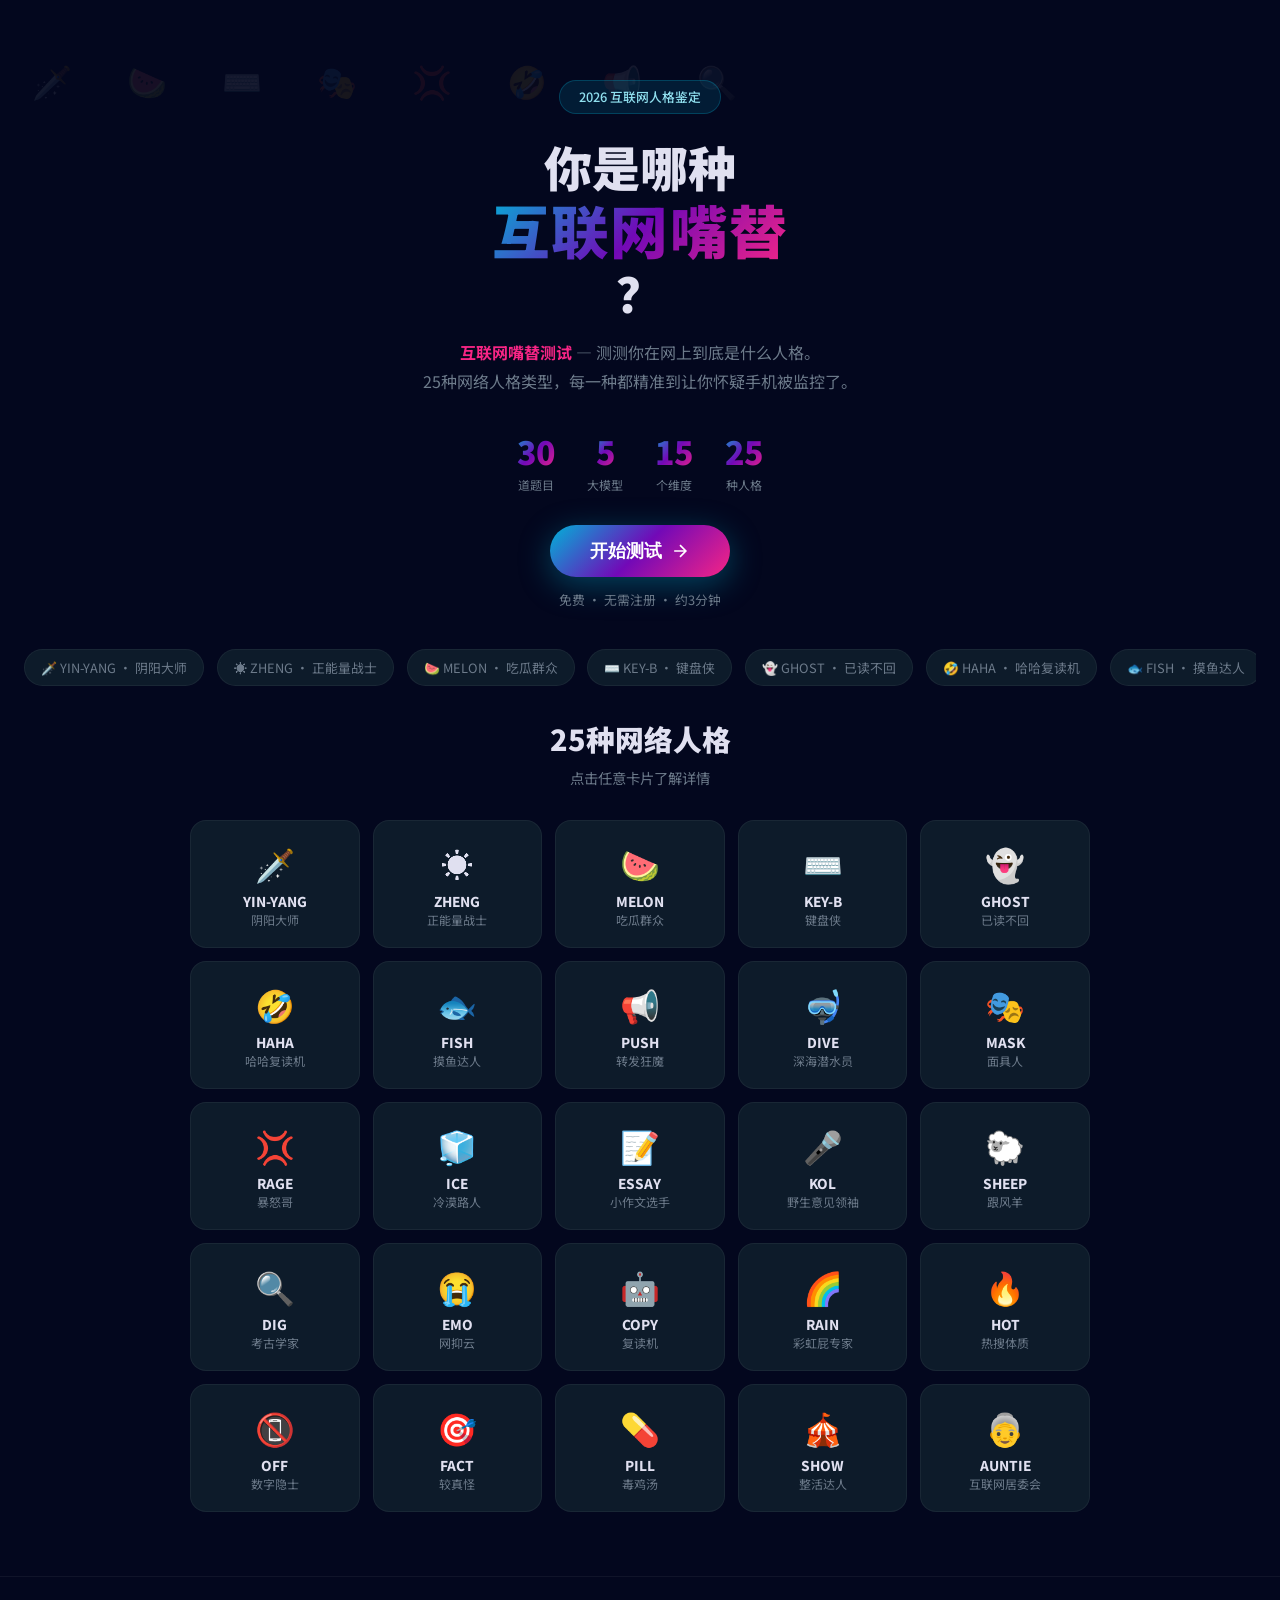
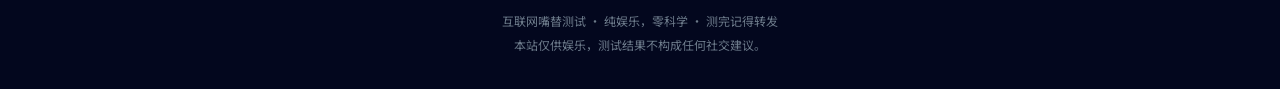
<file: mouthpiece/index.html>
<!DOCTYPE html>
<html lang="zh-CN">
<head>
  <meta charset="UTF-8">
  <meta name="viewport" content="width=device-width, initial-scale=1.0">
  <title>互联网嘴替测试 — 你是哪种网络人格？</title>
  <meta name="description" content="互联网嘴替测试：30道题测出你的网络人格类型。阴阳大师？键盘侠？吃瓜群众？还是已读不回？">
  <meta property="og:title" content="互联网嘴替测试 — 你是哪种网络人格？">
  <meta property="og:description" content="25种网络人格类型，30道互联网场景题，测测你在网上到底是什么人。">
  <link rel="preconnect" href="https://fonts.googleapis.com">
  <link href="https://fonts.googleapis.com/css2?family=Noto+Sans+SC:wght@400;500;700;900&display=swap" rel="stylesheet">
  <link rel="stylesheet" href="css/style.css">
</head>
<body>

  <!-- ===== Landing Page ===== -->
  <section id="landing" class="page active">
    <div class="floating-emojis" aria-hidden="true">🗡️ 🍉 ⌨️ 🎭 💢 🤣 📢 🔍</div>

    <div class="hero">
      <span class="badge">2026 互联网人格鉴定</span>
      <h1>你是哪种<br><span class="gradient-text">互联网嘴替</span><br>？</h1>
      <p class="subtitle">
        <strong class="accent">互联网嘴替测试</strong>
        — 测测你在网上到底是什么人格。<br>
        25种网络人格类型，每一种都精准到让你怀疑手机被监控了。
      </p>

      <div class="stats">
        <div class="stat"><span class="stat-num">30</span><span class="stat-label">道题目</span></div>
        <div class="stat"><span class="stat-num">5</span><span class="stat-label">大模型</span></div>
        <div class="stat"><span class="stat-num">15</span><span class="stat-label">个维度</span></div>
        <div class="stat"><span class="stat-num">25</span><span class="stat-label">种人格</span></div>
      </div>

      <button class="btn-primary" onclick="startQuiz()">开始测试 <svg width="20" height="20" viewBox="0 0 24 24" fill="none" stroke="currentColor" stroke-width="2"><path d="M5 12h14M12 5l7 7-7 7"/></svg></button>
      <span class="note">免费 · 无需注册 · 约3分钟</span>

      <div class="scroll-ticker" aria-hidden="true">
        <div class="ticker-track">
          <span>🗡️ YIN-YANG · 阴阳大师</span><span>☀️ ZHENG · 正能量战士</span>
          <span>🍉 MELON · 吃瓜群众</span><span>⌨️ KEY-B · 键盘侠</span>
          <span>👻 GHOST · 已读不回</span><span>🤣 HAHA · 哈哈复读机</span>
          <span>🐟 FISH · 摸鱼达人</span><span>📢 PUSH · 转发狂魔</span>
          <span>🤿 DIVE · 深海潜水员</span><span>🎭 MASK · 面具人</span>
          <span>💢 RAGE · 暴怒哥</span><span>🧊 ICE · 冷漠路人</span>
          <span>📝 ESSAY · 小作文选手</span><span>🎤 KOL · 野生意见领袖</span>
          <span>🗡️ YIN-YANG · 阴阳大师</span><span>☀️ ZHENG · 正能量战士</span>
          <span>🍉 MELON · 吃瓜群众</span><span>⌨️ KEY-B · 键盘侠</span>
          <span>👻 GHOST · 已读不回</span><span>🤣 HAHA · 哈哈复读机</span>
          <span>🐟 FISH · 摸鱼达人</span><span>📢 PUSH · 转发狂魔</span>
          <span>🤿 DIVE · 深海潜水员</span><span>🎭 MASK · 面具人</span>
          <span>💢 RAGE · 暴怒哥</span><span>🧊 ICE · 冷漠路人</span>
          <span>📝 ESSAY · 小作文选手</span><span>🎤 KOL · 野生意见领袖</span>
        </div>
      </div>
    </div>

    <div class="types-section">
      <h2>25种网络人格</h2>
      <p class="section-sub">点击任意卡片了解详情</p>
      <div class="types-grid" id="typesGrid"></div>
    </div>

    <footer>
      <p>互联网嘴替测试 · 纯娱乐，零科学 · 测完记得转发</p>
      <p class="footer-note">本站仅供娱乐，测试结果不构成任何社交建议。</p>
    </footer>
  </section>

  <!-- ===== Quiz Page ===== -->
  <section id="quiz" class="page">
    <div class="quiz-header">
      <button class="btn-back" onclick="goHome()"><svg width="20" height="20" viewBox="0 0 24 24" fill="none" stroke="currentColor" stroke-width="2"><path d="M19 12H5M12 19l-7-7 7-7"/></svg></button>
      <span id="progressText" class="progress-text">1 / 30</span>
    </div>
    <div class="progress-bar"><div class="progress-fill" id="progressFill"></div></div>

    <div id="questionArea" class="question-area">
      <span class="model-badge" id="questionModel"></span>
      <h2 id="questionText"></h2>
      <div id="optionsList" class="options-list"></div>
    </div>
  </section>

  <!-- ===== Loading Page ===== -->
  <section id="loading" class="page">
    <div class="loading-wrap">
      <div class="loading-emoji" id="loadingEmoji">🗡️</div>
      <div class="loading-spinner"></div>
      <p class="loading-text">正在分析你的网络人格...</p>
      <p class="loading-sub" id="loadingSub">扫描互联网DNA中...</p>
    </div>
  </section>

  <!-- ===== Result Page ===== -->
  <section id="result" class="page">
    <div class="result-card">
      <span class="result-label">你的网络人格类型</span>
      <div class="result-emoji" id="resultEmoji"></div>
      <h1 class="result-code" id="resultCode"></h1>
      <h2 class="result-name" id="resultName"></h2>
      <p class="result-tagline" id="resultTagline"></p>
      <div class="result-divider"></div>
      <p class="result-desc" id="resultDesc"></p>
      <div class="result-traits" id="resultTraits"></div>
    </div>

    <div class="dim-section">
      <h3>15维度分析</h3>
      <div class="dim-grid" id="dimGrid"></div>
    </div>

    <div class="result-actions">
      <button class="btn-share" onclick="shareResult()"><svg width="18" height="18" viewBox="0 0 24 24" fill="none" stroke="currentColor" stroke-width="2"><path d="M4 12v8a2 2 0 002 2h12a2 2 0 002-2v-8M16 6l-4-4-4 4M12 2v13"/></svg> 分享结果</button>
      <button class="btn-secondary" onclick="startQuiz()"><svg width="18" height="18" viewBox="0 0 24 24" fill="none" stroke="currentColor" stroke-width="2"><path d="M1 4v6h6M23 20v-6h-6"/><path d="M20.49 9A9 9 0 005.64 5.64L1 10m22 4l-4.64 4.36A9 9 0 013.51 15"/></svg> 重新测试</button>
      <button class="btn-ghost" onclick="goHome()"><svg width="18" height="18" viewBox="0 0 24 24" fill="none" stroke="currentColor" stroke-width="2"><path d="M3 9l9-7 9 7v11a2 2 0 01-2 2H5a2 2 0 01-2-2z"/></svg> 返回首页</button>
    </div>
  </section>

  <script src="js/types.js"></script>
  <script src="js/questions.js"></script>
  <script src="js/quiz.js"></script>
</body>
</html>
</file>
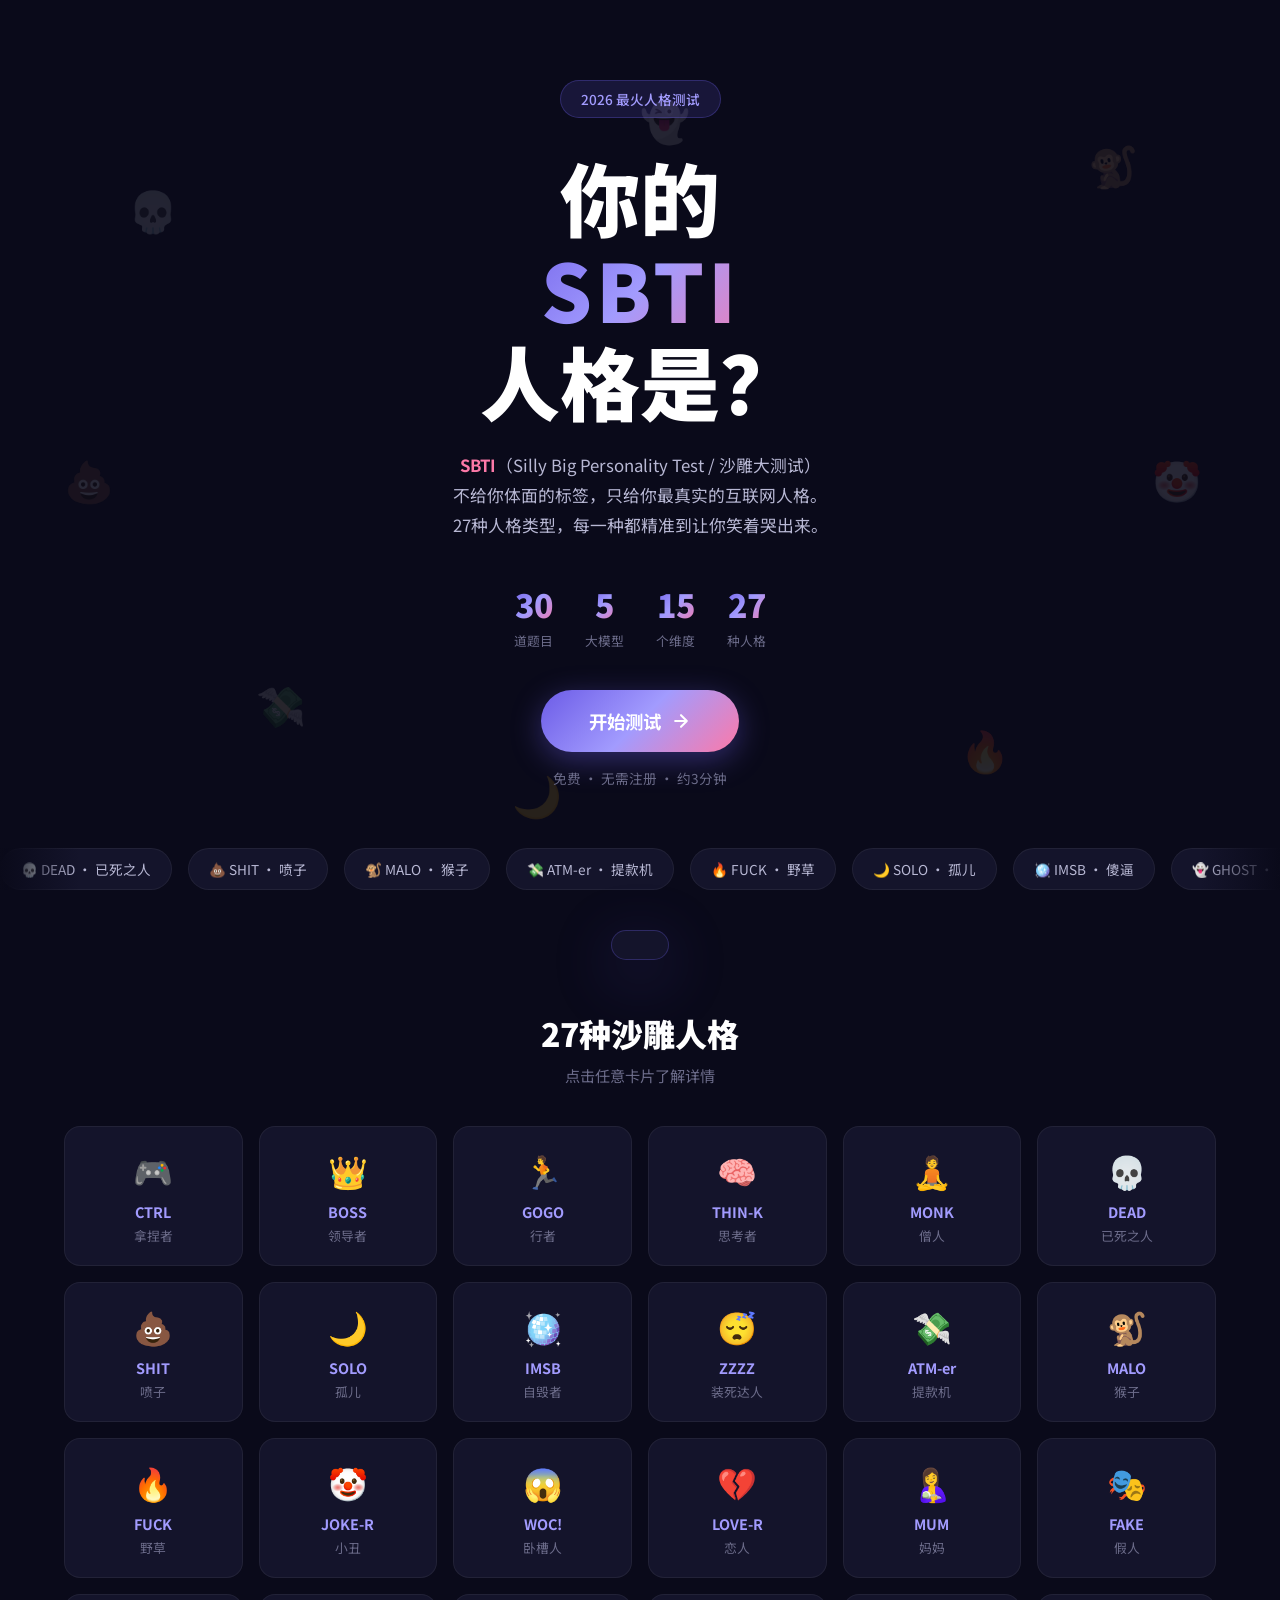
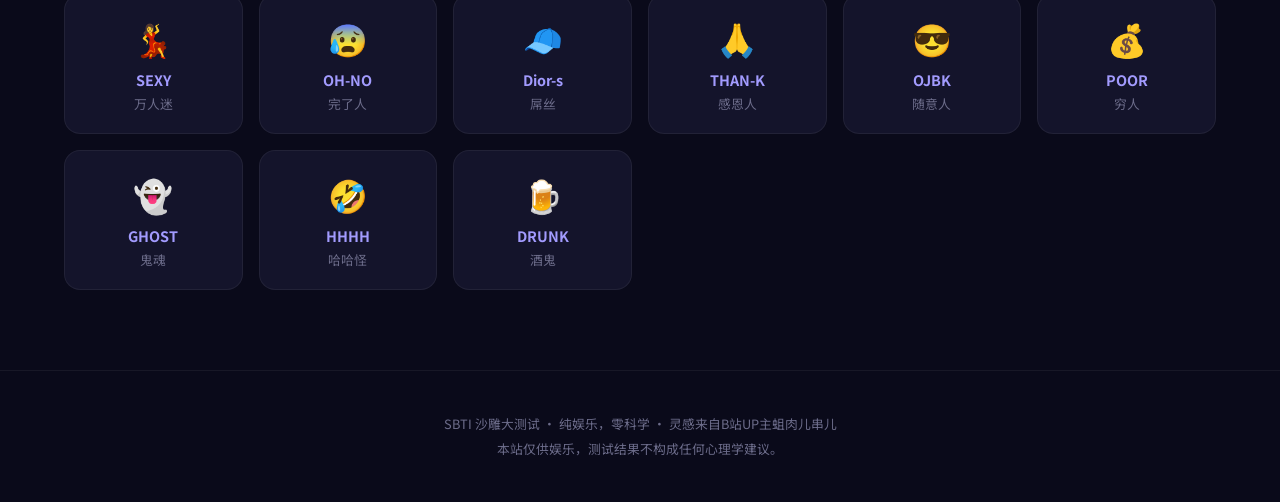
<file: sbti/index.html>
<!DOCTYPE html>
<html lang="zh-CN">
<head>
  <meta charset="UTF-8">
  <meta name="viewport" content="width=device-width, initial-scale=1.0">
  <title>SBTI 人格测试 — 沙雕大测试</title>
  <meta name="description" content="SBTI 沙雕大人格测试 — 2026年最火的人格测试！30道题，27种人格类型，60秒出结果。免费、无需注册。">
  <meta property="og:title" content="SBTI 人格测试 — 测测你是哪种沙雕人格">
  <meta property="og:description" content="27种人格类型，30道荒诞问题，找到你最真实的互联网人格。">
  <meta property="og:type" content="website">
  <link rel="preconnect" href="https://fonts.googleapis.com">
  <link rel="preconnect" href="https://fonts.gstatic.com" crossorigin>
  <link href="https://fonts.googleapis.com/css2?family=Noto+Sans+SC:wght@300;400;500;700;900&display=swap" rel="stylesheet">
  <link rel="stylesheet" href="css/style.css">
</head>
<body>
  <!-- ========== LANDING PAGE ========== -->
  <section id="landing" class="page active">
    <div class="landing-bg">
      <div class="floating-emoji" style="--delay:0s;--x:10%;--y:20%">💀</div>
      <div class="floating-emoji" style="--delay:1s;--x:85%;--y:15%">🐒</div>
      <div class="floating-emoji" style="--delay:2s;--x:20%;--y:75%">💸</div>
      <div class="floating-emoji" style="--delay:3s;--x:75%;--y:80%">🔥</div>
      <div class="floating-emoji" style="--delay:4s;--x:50%;--y:10%">👻</div>
      <div class="floating-emoji" style="--delay:5s;--x:90%;--y:50%">🤡</div>
      <div class="floating-emoji" style="--delay:6s;--x:5%;--y:50%">💩</div>
      <div class="floating-emoji" style="--delay:7s;--x:40%;--y:85%">🌙</div>
    </div>
    <div class="landing-content">
      <div class="badge">2026 最火人格测试</div>
      <h1 class="landing-title">
        <span class="title-line">你的</span>
        <span class="title-line gradient-text">SBTI</span>
        <span class="title-line">人格是？</span>
      </h1>
      <p class="landing-subtitle">
        <strong>SBTI</strong>（Silly Big Personality Test / 沙雕大测试）<br>
        不给你体面的标签，只给你最真实的互联网人格。<br>
        27种人格类型，每一种都精准到让你笑着哭出来。
      </p>
      <div class="stats-row">
        <div class="stat-item">
          <span class="stat-num">30</span>
          <span class="stat-label">道题目</span>
        </div>
        <div class="stat-item">
          <span class="stat-num">5</span>
          <span class="stat-label">大模型</span>
        </div>
        <div class="stat-item">
          <span class="stat-num">15</span>
          <span class="stat-label">个维度</span>
        </div>
        <div class="stat-item">
          <span class="stat-num">27</span>
          <span class="stat-label">种人格</span>
        </div>
      </div>
      <button class="btn-start" onclick="startQuiz()">
        开始测试
        <svg width="20" height="20" viewBox="0 0 24 24" fill="none" stroke="currentColor" stroke-width="2.5" stroke-linecap="round" stroke-linejoin="round"><path d="M5 12h14M12 5l7 7-7 7"/></svg>
      </button>
      <p class="landing-note">免费 · 无需注册 · 约3分钟</p>

      <div class="type-scroll">
        <div class="type-scroll-track">
          <span class="scroll-tag">💀 DEAD · 已死之人</span>
          <span class="scroll-tag">💩 SHIT · 喷子</span>
          <span class="scroll-tag">🐒 MALO · 猴子</span>
          <span class="scroll-tag">💸 ATM-er · 提款机</span>
          <span class="scroll-tag">🔥 FUCK · 野草</span>
          <span class="scroll-tag">🌙 SOLO · 孤儿</span>
          <span class="scroll-tag">🪩 IMSB · 傻逼</span>
          <span class="scroll-tag">👻 GHOST · 鬼魂</span>
          <span class="scroll-tag">🎮 CTRL · 拿捏者</span>
          <span class="scroll-tag">👑 BOSS · 领导者</span>
          <span class="scroll-tag">🤡 JOKE-R · 小丑</span>
          <span class="scroll-tag">💔 LOVE-R · 恋人</span>
          <span class="scroll-tag">😴 ZZZZ · 装死</span>
          <span class="scroll-tag">🧘 MONK · 僧人</span>
          <span class="scroll-tag">💀 DEAD · 已死之人</span>
          <span class="scroll-tag">💩 SHIT · 喷子</span>
          <span class="scroll-tag">🐒 MALO · 猴子</span>
          <span class="scroll-tag">💸 ATM-er · 提款机</span>
          <span class="scroll-tag">🔥 FUCK · 野草</span>
          <span class="scroll-tag">🌙 SOLO · 孤儿</span>
          <span class="scroll-tag">🪩 IMSB · 傻逼</span>
          <span class="scroll-tag">👻 GHOST · 鬼魂</span>
          <span class="scroll-tag">🎮 CTRL · 拿捏者</span>
          <span class="scroll-tag">👑 BOSS · 领导者</span>
          <span class="scroll-tag">🤡 JOKE-R · 小丑</span>
          <span class="scroll-tag">💔 LOVE-R · 恋人</span>
          <span class="scroll-tag">😴 ZZZZ · 装死</span>
          <span class="scroll-tag">🧘 MONK · 僧人</span>
        </div>
      </div>
    </div>

    <!-- Types Preview -->
    <div class="types-preview">
      <h2 class="section-title">27种沙雕人格</h2>
      <p class="section-sub">点击任意卡片了解详情</p>
      <div class="types-grid" id="typesGrid"></div>
    </div>

    <footer class="landing-footer">
      <p>SBTI 沙雕大测试 · 纯娱乐，零科学 · 灵感来自B站UP主蛆肉儿串儿</p>
      <p>本站仅供娱乐，测试结果不构成任何心理学建议。</p>
    </footer>
  </section>

  <!-- ========== QUIZ PAGE ========== -->
  <section id="quiz" class="page">
    <div class="quiz-container">
      <div class="quiz-header">
        <button class="btn-back" onclick="goHome()">
          <svg width="20" height="20" viewBox="0 0 24 24" fill="none" stroke="currentColor" stroke-width="2.5" stroke-linecap="round" stroke-linejoin="round"><path d="M19 12H5M12 19l-7-7 7-7"/></svg>
        </button>
        <div class="progress-info">
          <span id="progressText">1 / 30</span>
        </div>
      </div>
      <div class="progress-bar">
        <div class="progress-fill" id="progressFill"></div>
      </div>

      <div class="question-area" id="questionArea">
        <div class="question-model" id="questionModel"></div>
        <h2 class="question-text" id="questionText"></h2>
        <div class="options-list" id="optionsList"></div>
      </div>
    </div>
  </section>

  <!-- ========== LOADING PAGE ========== -->
  <section id="loading" class="page">
    <div class="loading-container">
      <div class="loading-spinner">
        <div class="spinner-ring"></div>
        <div class="spinner-emoji" id="loadingEmoji">🔮</div>
      </div>
      <h2 class="loading-text">正在分析你的沙雕人格...</h2>
      <p class="loading-sub" id="loadingSub">计算15个维度中...</p>
    </div>
  </section>

  <!-- ========== RESULT PAGE ========== -->
  <section id="result" class="page">
    <div class="result-container">
      <div class="result-card" id="resultCard">
        <div class="result-badge">你的SBTI人格类型</div>
        <div class="result-emoji" id="resultEmoji"></div>
        <h1 class="result-code" id="resultCode"></h1>
        <h2 class="result-name" id="resultName"></h2>
        <p class="result-tagline" id="resultTagline"></p>
        <div class="result-divider"></div>
        <p class="result-desc" id="resultDesc"></p>
        <div class="result-traits" id="resultTraits"></div>
      </div>

      <div class="dimension-section">
        <h3 class="dim-title">15维度分析</h3>
        <div class="dimension-grid" id="dimensionGrid"></div>
      </div>

      <div class="result-actions">
        <button class="btn-share" onclick="shareResult()">
          <svg width="18" height="18" viewBox="0 0 24 24" fill="none" stroke="currentColor" stroke-width="2" stroke-linecap="round" stroke-linejoin="round"><circle cx="18" cy="5" r="3"/><circle cx="6" cy="12" r="3"/><circle cx="18" cy="19" r="3"/><line x1="8.59" y1="13.51" x2="15.42" y2="17.49"/><line x1="15.41" y1="6.51" x2="8.59" y2="10.49"/></svg>
          分享结果
        </button>
        <button class="btn-retry" onclick="retakeQuiz()">
          <svg width="18" height="18" viewBox="0 0 24 24" fill="none" stroke="currentColor" stroke-width="2" stroke-linecap="round" stroke-linejoin="round"><polyline points="23 4 23 10 17 10"/><path d="M20.49 15a9 9 0 1 1-2.12-9.36L23 10"/></svg>
          重新测试
        </button>
        <button class="btn-home" onclick="goHome()">
          <svg width="18" height="18" viewBox="0 0 24 24" fill="none" stroke="currentColor" stroke-width="2" stroke-linecap="round" stroke-linejoin="round"><path d="M3 9l9-7 9 7v11a2 2 0 0 1-2 2H5a2 2 0 0 1-2-2z"/><polyline points="9 22 9 12 15 12 15 22"/></svg>
          返回首页
        </button>
      </div>
    </div>
  </section>

  <!-- Toast -->
  <div class="toast" id="toast"></div>

  <script src="js/types.js"></script>
  <script src="js/questions.js"></script>
  <script src="js/quiz.js"></script>
</body>
</html>
</file>
<file: mouthpiece/css/style.css>
/* ======================================
   互联网嘴替测试 — 样式表
   ====================================== */

:root {
  --primary: #00b4d8;
  --primary-light: #90e0ef;
  --accent: #f72585;
  --accent-light: #ff85b3;
  --bg-dark: #03071e;
  --bg-card: #0d1b2a;
  --text: #e0e0f0;
  --text-muted: #6c7a8a;
  --gradient: linear-gradient(135deg, #00b4d8 0%, #7209b7 50%, #f72585 100%);
  --radius: 16px;
  --shadow: 0 8px 32px rgba(0, 180, 216, 0.15);
}

* { margin: 0; padding: 0; box-sizing: border-box; }

html {
  scroll-behavior: smooth;
  -webkit-font-smoothing: antialiased;
}

body {
  font-family: 'Noto Sans SC', -apple-system, BlinkMacSystemFont, sans-serif;
  background: var(--bg-dark);
  color: var(--text);
  min-height: 100vh;
  overflow-x: hidden;
}

/* ── Page System ── */
.page { display: none; min-height: 100vh; }
.page.active { display: block; }

/* ── Gradient Text ── */
.gradient-text {
  background: var(--gradient);
  -webkit-background-clip: text;
  -webkit-text-fill-color: transparent;
  background-clip: text;
}

/* ── Accent ── */
.accent { color: var(--accent); font-weight: 700; }

/* ======================================
   Landing Page
   ====================================== */
.floating-emojis {
  position: absolute;
  top: 0; left: 0; right: 0;
  height: 100vh;
  pointer-events: none;
  overflow: hidden;
  font-size: 2rem;
  opacity: 0.08;
  word-spacing: 3rem;
  line-height: 3;
  padding: 2rem;
}

.hero {
  position: relative;
  display: flex;
  flex-direction: column;
  align-items: center;
  text-align: center;
  padding: 5rem 1.5rem 2rem;
}

.badge {
  display: inline-block;
  padding: 0.4rem 1.2rem;
  background: rgba(0, 180, 216, 0.12);
  border: 1px solid rgba(0, 180, 216, 0.25);
  border-radius: 100px;
  font-size: 0.8rem;
  font-weight: 500;
  color: var(--primary-light);
  margin-bottom: 1.5rem;
}

h1 {
  font-size: 3rem;
  font-weight: 900;
  line-height: 1.2;
  margin-bottom: 1rem;
}

h1 .gradient-text {
  font-size: 3.6rem;
  letter-spacing: 0.02em;
}

.subtitle {
  font-size: 1rem;
  line-height: 1.8;
  color: var(--text-muted);
  max-width: 480px;
  margin-bottom: 2rem;
}

/* Stats */
.stats {
  display: flex;
  gap: 2rem;
  margin-bottom: 2rem;
}

.stat { display: flex; flex-direction: column; align-items: center; }

.stat-num {
  font-size: 2rem;
  font-weight: 900;
  background: var(--gradient);
  -webkit-background-clip: text;
  -webkit-text-fill-color: transparent;
}

.stat-label { font-size: 0.75rem; color: var(--text-muted); margin-top: 2px; }

/* Buttons */
.btn-primary {
  display: inline-flex;
  align-items: center;
  gap: 0.5rem;
  padding: 0.9rem 2.5rem;
  background: var(--gradient);
  color: #fff;
  border: none;
  border-radius: 100px;
  font-size: 1.1rem;
  font-weight: 700;
  cursor: pointer;
  box-shadow: 0 8px 32px rgba(0, 180, 216, 0.35);
  transition: transform 0.2s, box-shadow 0.2s;
}

.btn-primary:hover {
  transform: translateY(-2px);
  box-shadow: 0 12px 40px rgba(0, 180, 216, 0.45);
}

.note {
  display: block;
  margin-top: 0.8rem;
  font-size: 0.8rem;
  color: var(--text-muted);
}

/* Ticker */
.scroll-ticker {
  width: 100%;
  overflow: hidden;
  margin-top: 2.5rem;
}

.ticker-track {
  display: flex;
  gap: 0.8rem;
  animation: tickerScroll 30s linear infinite;
  width: max-content;
}

.ticker-track span {
  white-space: nowrap;
  padding: 0.5rem 1rem;
  background: var(--bg-card);
  border: 1px solid rgba(255,255,255,0.05);
  border-radius: 100px;
  font-size: 0.8rem;
  color: var(--text-muted);
}

@keyframes tickerScroll {
  0% { transform: translateX(0); }
  100% { transform: translateX(-50%); }
}

/* Types Section */
.types-section {
  padding: 0 1.5rem 2rem;
}

.types-section h2 {
  text-align: center;
  font-size: 1.8rem;
  font-weight: 900;
  margin-bottom: 0.5rem;
}

.section-sub {
  text-align: center;
  color: var(--text-muted);
  font-size: 0.9rem;
  margin-bottom: 2rem;
}

.types-grid {
  display: grid;
  grid-template-columns: repeat(auto-fill, minmax(140px, 1fr));
  gap: 0.8rem;
  max-width: 900px;
  margin: 0 auto;
}

.type-card-mini {
  display: flex;
  flex-direction: column;
  align-items: center;
  justify-content: center;
  padding: 1.2rem 0.5rem;
  background: var(--bg-card);
  border: 1px solid rgba(255,255,255,0.05);
  border-radius: var(--radius);
  cursor: pointer;
  transition: all 0.25s;
}

.type-card-mini:hover {
  border-color: rgba(0, 180, 216, 0.3);
  transform: translateY(-4px);
  box-shadow: var(--shadow);
}

.tc-emoji { font-size: 2rem; margin-bottom: 0.3rem; }
.tc-code { font-size: 0.85rem; font-weight: 800; }
.tc-name { font-size: 0.75rem; color: var(--text-muted); }

/* Type Modal */
.type-modal-overlay {
  position: fixed;
  inset: 0;
  background: rgba(3, 7, 30, 0.85);
  backdrop-filter: blur(8px);
  display: flex;
  align-items: center;
  justify-content: center;
  z-index: 1000;
  padding: 1rem;
}

.type-modal {
  background: var(--bg-card);
  border: 1px solid rgba(255,255,255,0.08);
  border-radius: 24px;
  padding: 2.5rem;
  max-width: 500px;
  width: 100%;
  text-align: center;
  position: relative;
}

.modal-close {
  position: absolute;
  top: 1rem;
  right: 1.2rem;
  background: none;
  border: none;
  color: var(--text-muted);
  font-size: 1.5rem;
  cursor: pointer;
}

.tm-emoji { font-size: 3.5rem; }
.tm-code { font-size: 1.5rem; font-weight: 900; margin: 0.5rem 0 0.3rem; }
.tm-name { font-size: 0.95rem; color: var(--text-muted); font-weight: 600; }
.tm-tagline { color: var(--accent); font-style: italic; margin: 0.8rem 0; font-size: 0.9rem; }
.tm-desc { font-size: 0.9rem; line-height: 1.8; color: var(--text); text-align: left; }

/* Footer */
footer {
  text-align: center;
  padding: 2rem 1rem;
  border-top: 1px solid rgba(255,255,255,0.05);
  margin-top: 2rem;
}

footer p { font-size: 0.75rem; color: var(--text-muted); line-height: 2; }

/* ======================================
   Quiz Page
   ====================================== */
#quiz { padding: 1.5rem; }

.quiz-header {
  display: flex;
  justify-content: space-between;
  align-items: center;
  margin-bottom: 0.8rem;
}

.btn-back {
  display: flex;
  align-items: center;
  justify-content: center;
  width: 40px;
  height: 40px;
  background: rgba(255,255,255,0.06);
  border: none;
  border-radius: 50%;
  color: var(--text);
  cursor: pointer;
}

.progress-text { font-size: 0.9rem; color: var(--text-muted); font-weight: 600; }

.progress-bar {
  width: 100%;
  height: 4px;
  background: rgba(255,255,255,0.06);
  border-radius: 2px;
  overflow: hidden;
  margin-bottom: 2rem;
}

.progress-fill {
  height: 100%;
  background: var(--gradient);
  border-radius: 2px;
  transition: width 0.3s ease;
}

.model-badge {
  display: inline-block;
  padding: 0.3rem 1rem;
  background: rgba(0, 180, 216, 0.1);
  border: 1px solid rgba(0, 180, 216, 0.2);
  border-radius: 100px;
  font-size: 0.85rem;
  color: var(--primary-light);
  margin-bottom: 1rem;
}

#questionText {
  font-size: 1.5rem;
  font-weight: 800;
  line-height: 1.5;
  margin-bottom: 2rem;
}

.options-list { display: flex; flex-direction: column; gap: 0.8rem; }

.option-btn {
  display: flex;
  align-items: center;
  padding: 1rem 1.2rem;
  background: rgba(255,255,255,0.03);
  border: 1px solid rgba(255,255,255,0.06);
  border-radius: var(--radius);
  color: var(--text);
  font-size: 1rem;
  cursor: pointer;
  transition: all 0.2s;
  text-align: left;
  width: 100%;
  font-family: inherit;
}

.option-btn:hover {
  background: rgba(0, 180, 216, 0.08);
  border-color: rgba(0, 180, 216, 0.2);
}

.option-btn.selected {
  background: rgba(0, 180, 216, 0.12);
  border-color: rgba(0, 180, 216, 0.4);
}

.opt-letter {
  display: flex;
  align-items: center;
  justify-content: center;
  width: 32px;
  height: 32px;
  background: rgba(0, 180, 216, 0.12);
  border-radius: 50%;
  font-size: 0.8rem;
  font-weight: 700;
  color: var(--primary-light);
  margin-right: 1rem;
  flex-shrink: 0;
}

/* Question Transition */
.question-area { transition: transform 0.28s ease, opacity 0.28s ease; }
.question-area.slide-out { transform: translateX(-120%); opacity: 0; }
.question-area.slide-in { animation: slideIn 0.3s ease forwards; }
@keyframes slideIn { from { transform: translateX(120%); opacity: 0; } to { transform: translateX(0); opacity: 1; } }

/* ======================================
   Loading Page
   ====================================== */
.loading-wrap {
  display: flex;
  flex-direction: column;
  align-items: center;
  justify-content: center;
  min-height: 100vh;
  text-align: center;
  padding: 2rem;
}

.loading-emoji {
  font-size: 4rem;
  animation: bounceEmoji 0.6s ease infinite alternate;
}

@keyframes bounceEmoji { from { transform: translateY(0); } to { transform: translateY(-20px); } }

.loading-spinner {
  width: 48px;
  height: 48px;
  border: 3px solid rgba(255,255,255,0.08);
  border-top-color: var(--primary);
  border-radius: 50%;
  animation: spin 0.8s linear infinite;
  margin: 1.5rem 0;
}

@keyframes spin { to { transform: rotate(360deg); } }

.loading-text { font-size: 1.2rem; font-weight: 700; }
.loading-sub { color: var(--text-muted); margin-top: 0.5rem; font-size: 0.9rem; }

/* ======================================
   Result Page
   ====================================== */
#result { padding: 1.5rem; padding-bottom: 3rem; }

.result-card {
  display: flex;
  flex-direction: column;
  align-items: center;
  text-align: center;
  padding: 2.5rem 1.5rem;
  background: linear-gradient(180deg, rgba(0,180,216,0.08) 0%, rgba(247,37,133,0.04) 100%);
  border: 1px solid rgba(0,180,216,0.15);
  border-radius: 24px;
  margin-bottom: 2rem;
}

.result-label { font-size: 0.85rem; color: var(--text-muted); margin-bottom: 1rem; }
.result-emoji { font-size: 5rem; margin-bottom: 0.5rem; }

.result-code {
  font-size: 2.5rem;
  font-weight: 900;
  background: var(--gradient);
  -webkit-background-clip: text;
  -webkit-text-fill-color: transparent;
  letter-spacing: 0.03em;
}

.result-name { font-size: 1.2rem; font-weight: 700; margin: 0.3rem 0; }
.result-tagline { color: var(--accent); font-style: italic; font-size: 0.95rem; margin-bottom: 1.2rem; }

.result-divider {
  width: 50px;
  height: 3px;
  background: var(--gradient);
  border-radius: 2px;
  margin-bottom: 1.2rem;
}

.result-desc { font-size: 0.95rem; line-height: 1.8; text-align: left; color: var(--text); }

.result-traits {
  display: flex;
  flex-wrap: wrap;
  gap: 0.5rem;
  justify-content: center;
  margin-top: 1.2rem;
}

.trait-tag {
  padding: 0.3rem 0.8rem;
  background: rgba(0, 180, 216, 0.1);
  border: 1px solid rgba(0, 180, 216, 0.2);
  border-radius: 100px;
  font-size: 0.8rem;
  color: var(--primary-light);
}

/* Dimension Analysis */
.dim-section h3 {
  text-align: center;
  font-size: 1.3rem;
  font-weight: 800;
  margin-bottom: 1.2rem;
}

.dim-grid { display: grid; grid-template-columns: 1fr 1fr; gap: 0.6rem; }

.dim-item {
  display: flex;
  align-items: center;
  gap: 0.5rem;
  padding: 0.6rem 0.8rem;
  background: rgba(255,255,255,0.02);
  border-radius: 12px;
}

.dim-label { font-size: 0.75rem; color: var(--text-muted); width: 72px; flex-shrink: 0; }

.dim-bar {
  flex: 1;
  height: 8px;
  background: rgba(255,255,255,0.05);
  border-radius: 4px;
  overflow: hidden;
}

.dim-fill {
  height: 100%;
  background: var(--gradient);
  border-radius: 4px;
  transition: width 0.6s ease;
}

.dim-level { font-size: 0.75rem; font-weight: 700; width: 20px; text-align: right; }
.dim-level.low { color: var(--primary); }
.dim-level.mid { color: var(--primary-light); }
.dim-level.high { color: var(--accent); }

/* Result Actions */
.result-actions {
  display: flex;
  flex-direction: column;
  gap: 0.8rem;
  margin-top: 2rem;
}

.btn-share {
  display: inline-flex;
  align-items: center;
  justify-content: center;
  gap: 0.5rem;
  padding: 0.9rem 1.5rem;
  background: var(--gradient);
  color: #fff;
  border: none;
  border-radius: var(--radius);
  font-size: 1rem;
  font-weight: 600;
  cursor: pointer;
  font-family: inherit;
}

.btn-secondary {
  display: inline-flex;
  align-items: center;
  justify-content: center;
  gap: 0.5rem;
  padding: 0.9rem 1.5rem;
  background: rgba(255,255,255,0.05);
  color: var(--text);
  border: none;
  border-radius: var(--radius);
  font-size: 1rem;
  font-weight: 600;
  cursor: pointer;
  font-family: inherit;
}

.btn-ghost {
  display: inline-flex;
  align-items: center;
  justify-content: center;
  gap: 0.5rem;
  padding: 0.9rem 1.5rem;
  background: transparent;
  color: var(--text-muted);
  border: none;
  border-radius: var(--radius);
  font-size: 1rem;
  cursor: pointer;
  font-family: inherit;
}

/* ======================================
   Responsive
   ====================================== */
@media (max-width: 640px) {
  h1 { font-size: 2.2rem; }
  h1 .gradient-text { font-size: 2.8rem; }
  .stats { gap: 1.2rem; }
  .stat-num { font-size: 1.5rem; }
  .types-grid { grid-template-columns: repeat(3, 1fr); gap: 0.6rem; }
  .type-card-mini { padding: 0.8rem 0.3rem; }
  .tc-emoji { font-size: 1.5rem; }
  .tc-code { font-size: 0.75rem; }
  .tc-name { font-size: 0.65rem; }
  #questionText { font-size: 1.2rem; }
  .dim-grid { grid-template-columns: 1fr; }
  .type-modal { padding: 1.5rem; }
}

/* Scrollbar */
::-webkit-scrollbar { width: 6px; }
::-webkit-scrollbar-track { background: transparent; }
::-webkit-scrollbar-thumb { background: rgba(255,255,255,0.1); border-radius: 3px; }
</file>
<file: sbti/css/style.css>
/* ========== RESET & BASE ========== */
*, *::before, *::after {
  margin: 0;
  padding: 0;
  box-sizing: border-box;
}

:root {
  --primary: #6c5ce7;
  --primary-light: #a29bfe;
  --primary-dark: #4834d4;
  --accent: #fd79a8;
  --accent-light: #fab1c4;
  --bg-dark: #0a0a1a;
  --bg-card: #14142b;
  --bg-card-hover: #1e1e3f;
  --text-primary: #ffffff;
  --text-secondary: #b8b8d4;
  --text-muted: #6c6c8a;
  --gradient-1: linear-gradient(135deg, #6c5ce7 0%, #a29bfe 50%, #fd79a8 100%);
  --gradient-2: linear-gradient(135deg, #0a0a1a 0%, #1e1e3f 100%);
  --gradient-3: linear-gradient(135deg, #fd79a8 0%, #f8a5c2 50%, #ffeaa7 100%);
  --shadow: 0 8px 32px rgba(108, 92, 231, 0.15);
  --shadow-lg: 0 16px 64px rgba(108, 92, 231, 0.25);
  --radius: 16px;
  --radius-sm: 10px;
  --radius-lg: 24px;
  --transition: 0.3s cubic-bezier(0.4, 0, 0.2, 1);
}

html {
  scroll-behavior: smooth;
}

body {
  font-family: 'Noto Sans SC', -apple-system, BlinkMacSystemFont, 'Segoe UI', sans-serif;
  background: var(--bg-dark);
  color: var(--text-primary);
  min-height: 100vh;
  overflow-x: hidden;
  -webkit-font-smoothing: antialiased;
}

/* ========== PAGE SYSTEM ========== */
.page {
  display: none;
  min-height: 100vh;
}
.page.active {
  display: block;
}

/* ========== LANDING PAGE ========== */
#landing {
  position: relative;
}

.landing-bg {
  position: fixed;
  inset: 0;
  pointer-events: none;
  z-index: 0;
}

.floating-emoji {
  position: absolute;
  left: var(--x);
  top: var(--y);
  font-size: 2.5rem;
  opacity: 0.12;
  animation: floatEmoji 8s ease-in-out infinite;
  animation-delay: var(--delay);
}

@keyframes floatEmoji {
  0%, 100% { transform: translateY(0) rotate(0deg); }
  25% { transform: translateY(-30px) rotate(10deg); }
  50% { transform: translateY(-15px) rotate(-5deg); }
  75% { transform: translateY(-25px) rotate(8deg); }
}

.landing-content {
  position: relative;
  z-index: 1;
  display: flex;
  flex-direction: column;
  align-items: center;
  text-align: center;
  padding: 80px 24px 40px;
  max-width: 800px;
  margin: 0 auto;
}

.badge {
  display: inline-flex;
  align-items: center;
  gap: 6px;
  padding: 8px 20px;
  background: rgba(108, 92, 231, 0.15);
  border: 1px solid rgba(108, 92, 231, 0.3);
  border-radius: 100px;
  font-size: 0.85rem;
  font-weight: 500;
  color: var(--primary-light);
  margin-bottom: 32px;
  animation: fadeInDown 0.6s ease-out;
}

.landing-title {
  font-size: clamp(2.5rem, 8vw, 5rem);
  font-weight: 900;
  line-height: 1.15;
  margin-bottom: 24px;
  animation: fadeInUp 0.8s ease-out;
}

.title-line {
  display: block;
}

.gradient-text {
  background: var(--gradient-1);
  -webkit-background-clip: text;
  -webkit-text-fill-color: transparent;
  background-clip: text;
  letter-spacing: 0.05em;
}

.landing-subtitle {
  font-size: 1.05rem;
  line-height: 1.8;
  color: var(--text-secondary);
  max-width: 540px;
  margin-bottom: 40px;
  animation: fadeInUp 1s ease-out;
}

.landing-subtitle strong {
  color: var(--accent);
}

.stats-row {
  display: flex;
  gap: 32px;
  margin-bottom: 40px;
  animation: fadeInUp 1.1s ease-out;
}

.stat-item {
  display: flex;
  flex-direction: column;
  align-items: center;
}

.stat-num {
  font-size: 2rem;
  font-weight: 900;
  background: var(--gradient-1);
  -webkit-background-clip: text;
  -webkit-text-fill-color: transparent;
  background-clip: text;
}

.stat-label {
  font-size: 0.8rem;
  color: var(--text-muted);
  margin-top: 4px;
}

.btn-start {
  display: inline-flex;
  align-items: center;
  gap: 10px;
  padding: 18px 48px;
  font-size: 1.15rem;
  font-weight: 700;
  color: #fff;
  background: var(--gradient-1);
  border: none;
  border-radius: 100px;
  cursor: pointer;
  transition: var(--transition);
  box-shadow: 0 8px 30px rgba(108, 92, 231, 0.4);
  animation: fadeInUp 1.2s ease-out, pulse 2s ease-in-out infinite 2s;
  font-family: inherit;
}

.btn-start:hover {
  transform: translateY(-3px) scale(1.03);
  box-shadow: 0 12px 40px rgba(108, 92, 231, 0.5);
}

.btn-start:active {
  transform: translateY(0) scale(0.98);
}

@keyframes pulse {
  0%, 100% { box-shadow: 0 8px 30px rgba(108, 92, 231, 0.4); }
  50% { box-shadow: 0 8px 50px rgba(108, 92, 231, 0.6); }
}

.landing-note {
  font-size: 0.85rem;
  color: var(--text-muted);
  margin-top: 16px;
  animation: fadeInUp 1.3s ease-out;
}

/* Type scroll ticker */
.type-scroll {
  width: 100vw;
  overflow: hidden;
  margin: 60px 0 40px;
  position: relative;
}

.type-scroll::before,
.type-scroll::after {
  content: '';
  position: absolute;
  top: 0;
  bottom: 0;
  width: 80px;
  z-index: 2;
  pointer-events: none;
}

.type-scroll::before {
  left: 0;
  background: linear-gradient(to right, var(--bg-dark), transparent);
}

.type-scroll::after {
  right: 0;
  background: linear-gradient(to left, var(--bg-dark), transparent);
}

.type-scroll-track {
  display: flex;
  gap: 16px;
  animation: scrollTicker 30s linear infinite;
  width: max-content;
}

.scroll-tag {
  flex-shrink: 0;
  padding: 10px 20px;
  background: var(--bg-card);
  border: 1px solid rgba(255,255,255,0.06);
  border-radius: 100px;
  font-size: 0.85rem;
  color: var(--text-secondary);
  white-space: nowrap;
}

@keyframes scrollTicker {
  0% { transform: translateX(0); }
  100% { transform: translateX(-50%); }
}

/* Types Preview Grid */
.types-preview {
  position: relative;
  z-index: 1;
  max-width: 1200px;
  margin: 0 auto;
  padding: 40px 24px 80px;
}

.section-title {
  text-align: center;
  font-size: 2rem;
  font-weight: 900;
  margin-bottom: 8px;
}

.section-sub {
  text-align: center;
  color: var(--text-muted);
  font-size: 0.95rem;
  margin-bottom: 40px;
}

.types-grid {
  display: grid;
  grid-template-columns: repeat(auto-fill, minmax(160px, 1fr));
  gap: 16px;
}

.type-card-mini {
  background: var(--bg-card);
  border: 1px solid rgba(255,255,255,0.06);
  border-radius: var(--radius);
  padding: 20px 16px;
  text-align: center;
  cursor: pointer;
  transition: var(--transition);
  position: relative;
  overflow: hidden;
}

.type-card-mini::before {
  content: '';
  position: absolute;
  inset: 0;
  background: var(--gradient-1);
  opacity: 0;
  transition: var(--transition);
}

.type-card-mini:hover {
  transform: translateY(-4px);
  border-color: rgba(108, 92, 231, 0.3);
  box-shadow: var(--shadow);
}

.type-card-mini:hover::before {
  opacity: 0.08;
}

.type-card-mini .tc-emoji {
  font-size: 2rem;
  margin-bottom: 8px;
  position: relative;
  z-index: 1;
}

.type-card-mini .tc-code {
  font-size: 0.9rem;
  font-weight: 700;
  color: var(--primary-light);
  margin-bottom: 4px;
  position: relative;
  z-index: 1;
}

.type-card-mini .tc-name {
  font-size: 0.8rem;
  color: var(--text-muted);
  position: relative;
  z-index: 1;
}

/* Landing Footer */
.landing-footer {
  position: relative;
  z-index: 1;
  text-align: center;
  padding: 40px 24px;
  border-top: 1px solid rgba(255,255,255,0.06);
  font-size: 0.8rem;
  color: var(--text-muted);
  line-height: 2;
}

/* ========== QUIZ PAGE ========== */
#quiz {
  background: var(--bg-dark);
  display: none;
}

#quiz.active {
  display: flex;
  justify-content: center;
  align-items: flex-start;
}

.quiz-container {
  width: 100%;
  max-width: 640px;
  padding: 24px;
  margin: 0 auto;
}

.quiz-header {
  display: flex;
  align-items: center;
  gap: 16px;
  margin-bottom: 16px;
}

.btn-back {
  display: flex;
  align-items: center;
  justify-content: center;
  width: 44px;
  height: 44px;
  border: 1px solid rgba(255,255,255,0.1);
  border-radius: 12px;
  background: transparent;
  color: var(--text-secondary);
  cursor: pointer;
  transition: var(--transition);
  font-family: inherit;
}

.btn-back:hover {
  background: rgba(255,255,255,0.05);
  color: var(--text-primary);
}

.progress-info {
  flex: 1;
  text-align: right;
  font-size: 0.9rem;
  font-weight: 500;
  color: var(--text-muted);
}

.progress-bar {
  width: 100%;
  height: 6px;
  background: rgba(255,255,255,0.06);
  border-radius: 100px;
  margin-bottom: 48px;
  overflow: hidden;
}

.progress-fill {
  height: 100%;
  width: 0%;
  background: var(--gradient-1);
  border-radius: 100px;
  transition: width 0.4s cubic-bezier(0.4, 0, 0.2, 1);
}

.question-area {
  animation: fadeInUp 0.5s ease-out;
}

.question-model {
  display: inline-flex;
  align-items: center;
  gap: 6px;
  padding: 6px 14px;
  background: rgba(108, 92, 231, 0.12);
  border-radius: 100px;
  font-size: 0.78rem;
  font-weight: 500;
  color: var(--primary-light);
  margin-bottom: 20px;
}

.question-text {
  font-size: 1.35rem;
  font-weight: 700;
  line-height: 1.6;
  margin-bottom: 32px;
  min-height: 80px;
}

.options-list {
  display: flex;
  flex-direction: column;
  gap: 12px;
}

.option-btn {
  display: flex;
  align-items: center;
  gap: 14px;
  width: 100%;
  padding: 18px 20px;
  background: var(--bg-card);
  border: 1.5px solid rgba(255,255,255,0.08);
  border-radius: var(--radius);
  color: var(--text-primary);
  font-size: 1rem;
  font-weight: 400;
  text-align: left;
  cursor: pointer;
  transition: var(--transition);
  font-family: inherit;
  line-height: 1.5;
}

.option-btn:hover {
  background: var(--bg-card-hover);
  border-color: rgba(108, 92, 231, 0.4);
  transform: translateX(4px);
}

.option-btn:active {
  transform: translateX(2px) scale(0.99);
}

.option-btn .opt-letter {
  display: flex;
  align-items: center;
  justify-content: center;
  width: 32px;
  height: 32px;
  border-radius: 10px;
  background: rgba(108, 92, 231, 0.15);
  color: var(--primary-light);
  font-weight: 700;
  font-size: 0.85rem;
  flex-shrink: 0;
}

.option-btn.selected {
  background: rgba(108, 92, 231, 0.15);
  border-color: var(--primary);
}

.option-btn.selected .opt-letter {
  background: var(--primary);
  color: #fff;
}

/* Question transition */
.question-area.slide-out {
  animation: slideOutLeft 0.3s ease-in forwards;
}

.question-area.slide-in {
  animation: slideInRight 0.3s ease-out forwards;
}

@keyframes slideOutLeft {
  to {
    opacity: 0;
    transform: translateX(-60px);
  }
}

@keyframes slideInRight {
  from {
    opacity: 0;
    transform: translateX(60px);
  }
  to {
    opacity: 1;
    transform: translateX(0);
  }
}

/* ========== LOADING PAGE ========== */
#loading {
  background: var(--bg-dark);
}

#loading.active {
  display: flex;
  align-items: center;
  justify-content: center;
}

.loading-container {
  text-align: center;
  padding: 24px;
}

.loading-spinner {
  position: relative;
  width: 120px;
  height: 120px;
  margin: 0 auto 32px;
}

.spinner-ring {
  position: absolute;
  inset: 0;
  border-radius: 50%;
  border: 3px solid rgba(108, 92, 231, 0.15);
  border-top-color: var(--primary);
  animation: spin 1s linear infinite;
}

.spinner-emoji {
  position: absolute;
  inset: 0;
  display: flex;
  align-items: center;
  justify-content: center;
  font-size: 3rem;
  animation: bounceEmoji 0.8s ease-in-out infinite alternate;
}

@keyframes spin {
  to { transform: rotate(360deg); }
}

@keyframes bounceEmoji {
  to { transform: scale(1.15); }
}

.loading-text {
  font-size: 1.3rem;
  font-weight: 700;
  margin-bottom: 12px;
}

.loading-sub {
  font-size: 0.9rem;
  color: var(--text-muted);
}

/* ========== RESULT PAGE ========== */
#result {
  background: var(--bg-dark);
}

#result.active {
  display: block;
}

.result-container {
  max-width: 640px;
  margin: 0 auto;
  padding: 40px 24px 80px;
}

.result-card {
  background: var(--bg-card);
  border: 1px solid rgba(255,255,255,0.08);
  border-radius: var(--radius-lg);
  padding: 40px 32px;
  text-align: center;
  position: relative;
  overflow: hidden;
  animation: fadeInUp 0.6s ease-out;
}

.result-card::before {
  content: '';
  position: absolute;
  top: 0;
  left: 0;
  right: 0;
  height: 4px;
  background: var(--gradient-1);
}

.result-badge {
  display: inline-block;
  padding: 6px 16px;
  background: rgba(108, 92, 231, 0.12);
  border-radius: 100px;
  font-size: 0.8rem;
  font-weight: 500;
  color: var(--primary-light);
  margin-bottom: 24px;
}

.result-emoji {
  font-size: 5rem;
  margin-bottom: 16px;
  animation: bounceIn 0.8s cubic-bezier(0.68, -0.55, 0.27, 1.55);
}

.result-code {
  font-size: 3rem;
  font-weight: 900;
  background: var(--gradient-1);
  -webkit-background-clip: text;
  -webkit-text-fill-color: transparent;
  background-clip: text;
  margin-bottom: 8px;
  letter-spacing: 0.05em;
}

.result-name {
  font-size: 1.4rem;
  font-weight: 700;
  margin-bottom: 12px;
  color: var(--text-primary);
}

.result-tagline {
  font-size: 1rem;
  color: var(--accent-light);
  font-style: italic;
  margin-bottom: 24px;
  line-height: 1.6;
}

.result-divider {
  width: 60px;
  height: 3px;
  background: var(--gradient-1);
  border-radius: 100px;
  margin: 0 auto 24px;
}

.result-desc {
  font-size: 0.95rem;
  line-height: 1.8;
  color: var(--text-secondary);
  text-align: left;
  margin-bottom: 24px;
}

.result-traits {
  display: flex;
  flex-wrap: wrap;
  gap: 8px;
  justify-content: center;
}

.trait-tag {
  padding: 6px 14px;
  background: rgba(253, 121, 168, 0.1);
  border: 1px solid rgba(253, 121, 168, 0.2);
  border-radius: 100px;
  font-size: 0.8rem;
  color: var(--accent-light);
}

@keyframes bounceIn {
  0% { transform: scale(0); opacity: 0; }
  50% { transform: scale(1.2); }
  100% { transform: scale(1); opacity: 1; }
}

/* Dimension Grid */
.dimension-section {
  margin-top: 32px;
  animation: fadeInUp 0.8s ease-out;
}

.dim-title {
  font-size: 1.2rem;
  font-weight: 700;
  margin-bottom: 20px;
  text-align: center;
}

.dimension-grid {
  display: grid;
  grid-template-columns: repeat(auto-fill, minmax(280px, 1fr));
  gap: 12px;
}

.dim-item {
  display: flex;
  align-items: center;
  gap: 12px;
  padding: 14px 16px;
  background: var(--bg-card);
  border: 1px solid rgba(255,255,255,0.06);
  border-radius: var(--radius-sm);
}

.dim-label {
  font-size: 0.82rem;
  color: var(--text-muted);
  min-width: 72px;
  flex-shrink: 0;
}

.dim-bar-wrap {
  flex: 1;
  height: 8px;
  background: rgba(255,255,255,0.06);
  border-radius: 100px;
  overflow: hidden;
}

.dim-bar-fill {
  height: 100%;
  border-radius: 100px;
  background: var(--gradient-1);
  transition: width 0.8s cubic-bezier(0.4, 0, 0.2, 1);
}

.dim-score {
  font-size: 0.8rem;
  font-weight: 700;
  color: var(--primary-light);
  min-width: 20px;
  text-align: right;
}

/* Result Actions */
.result-actions {
  display: flex;
  gap: 12px;
  margin-top: 32px;
  justify-content: center;
  flex-wrap: wrap;
  animation: fadeInUp 1s ease-out;
}

.result-actions button {
  display: inline-flex;
  align-items: center;
  gap: 8px;
  padding: 14px 24px;
  border-radius: 100px;
  font-size: 0.95rem;
  font-weight: 600;
  cursor: pointer;
  transition: var(--transition);
  border: none;
  font-family: inherit;
}

.btn-share {
  background: var(--gradient-1);
  color: #fff;
  box-shadow: 0 4px 20px rgba(108, 92, 231, 0.3);
}

.btn-share:hover {
  transform: translateY(-2px);
  box-shadow: 0 8px 30px rgba(108, 92, 231, 0.4);
}

.btn-retry {
  background: rgba(255,255,255,0.06);
  color: var(--text-primary);
  border: 1px solid rgba(255,255,255,0.1) !important;
}

.btn-retry:hover {
  background: rgba(255,255,255,0.1);
  transform: translateY(-2px);
}

.btn-home {
  background: rgba(255,255,255,0.06);
  color: var(--text-secondary);
  border: 1px solid rgba(255,255,255,0.08) !important;
}

.btn-home:hover {
  background: rgba(255,255,255,0.1);
  color: var(--text-primary);
  transform: translateY(-2px);
}

/* Toast */
.toast {
  position: fixed;
  bottom: 40px;
  left: 50%;
  transform: translateX(-50%) translateY(100px);
  padding: 14px 28px;
  background: var(--bg-card);
  border: 1px solid rgba(108, 92, 231, 0.3);
  border-radius: 100px;
  color: var(--text-primary);
  font-size: 0.9rem;
  font-weight: 500;
  box-shadow: var(--shadow-lg);
  transition: transform 0.4s cubic-bezier(0.4, 0, 0.2, 1);
  z-index: 1000;
  pointer-events: none;
}

.toast.show {
  transform: translateX(-50%) translateY(0);
}

/* ========== ANIMATIONS ========== */
@keyframes fadeInUp {
  from {
    opacity: 0;
    transform: translateY(24px);
  }
  to {
    opacity: 1;
    transform: translateY(0);
  }
}

@keyframes fadeInDown {
  from {
    opacity: 0;
    transform: translateY(-16px);
  }
  to {
    opacity: 1;
    transform: translateY(0);
  }
}

/* ========== RESPONSIVE ========== */
@media (max-width: 640px) {
  .landing-content {
    padding: 60px 20px 30px;
  }

  .landing-title {
    font-size: clamp(2rem, 10vw, 3.5rem);
  }

  .landing-subtitle {
    font-size: 0.95rem;
  }

  .stats-row {
    gap: 20px;
  }

  .stat-num {
    font-size: 1.5rem;
  }

  .btn-start {
    padding: 16px 40px;
    font-size: 1.05rem;
  }

  .types-grid {
    grid-template-columns: repeat(auto-fill, minmax(130px, 1fr));
    gap: 10px;
  }

  .question-text {
    font-size: 1.15rem;
  }

  .option-btn {
    padding: 16px 16px;
    font-size: 0.92rem;
  }

  .result-card {
    padding: 32px 20px;
  }

  .result-code {
    font-size: 2.5rem;
  }

  .result-emoji {
    font-size: 4rem;
  }

  .dimension-grid {
    grid-template-columns: 1fr;
  }

  .result-actions {
    flex-direction: column;
  }

  .result-actions button {
    justify-content: center;
  }
}

/* ========== SCROLLBAR ========== */
::-webkit-scrollbar {
  width: 6px;
}

::-webkit-scrollbar-track {
  background: transparent;
}

::-webkit-scrollbar-thumb {
  background: rgba(108, 92, 231, 0.3);
  border-radius: 100px;
}

::-webkit-scrollbar-thumb:hover {
  background: rgba(108, 92, 231, 0.5);
}

/* Type detail modal overlay */
.type-modal-overlay {
  position: fixed;
  inset: 0;
  background: rgba(0, 0, 0, 0.7);
  backdrop-filter: blur(8px);
  z-index: 100;
  display: flex;
  align-items: center;
  justify-content: center;
  padding: 24px;
  animation: fadeIn 0.2s ease-out;
}

.type-modal {
  background: var(--bg-card);
  border: 1px solid rgba(255,255,255,0.1);
  border-radius: var(--radius-lg);
  padding: 40px 32px;
  max-width: 480px;
  width: 100%;
  text-align: center;
  position: relative;
  animation: fadeInUp 0.3s ease-out;
  max-height: 80vh;
  overflow-y: auto;
}

.type-modal .modal-close {
  position: absolute;
  top: 16px;
  right: 16px;
  width: 36px;
  height: 36px;
  border: 1px solid rgba(255,255,255,0.1);
  border-radius: 10px;
  background: transparent;
  color: var(--text-muted);
  font-size: 1.2rem;
  cursor: pointer;
  display: flex;
  align-items: center;
  justify-content: center;
  transition: var(--transition);
}

.type-modal .modal-close:hover {
  background: rgba(255,255,255,0.05);
  color: var(--text-primary);
}

.type-modal .tm-emoji {
  font-size: 4rem;
  margin-bottom: 12px;
}

.type-modal .tm-code {
  font-size: 1.8rem;
  font-weight: 900;
  background: var(--gradient-1);
  -webkit-background-clip: text;
  -webkit-text-fill-color: transparent;
  background-clip: text;
  margin-bottom: 4px;
}

.type-modal .tm-name {
  font-size: 1.1rem;
  font-weight: 600;
  color: var(--text-secondary);
  margin-bottom: 8px;
}

.type-modal .tm-tagline {
  font-size: 0.9rem;
  color: var(--accent-light);
  font-style: italic;
  margin-bottom: 20px;
}

.type-modal .tm-desc {
  font-size: 0.9rem;
  line-height: 1.8;
  color: var(--text-secondary);
  text-align: left;
}

@keyframes fadeIn {
  from { opacity: 0; }
  to { opacity: 1; }
}
</file>
